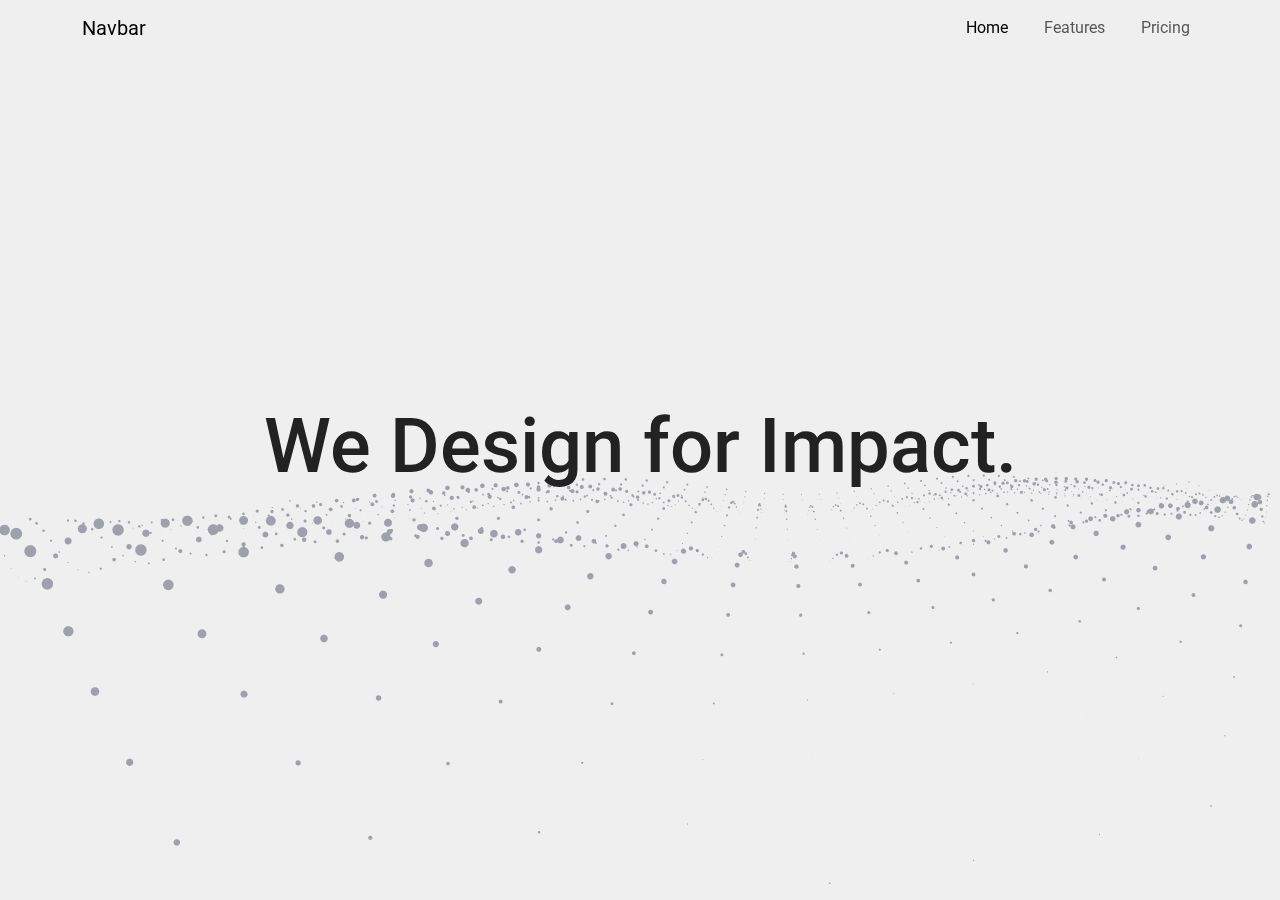
<file: demo1.html>
<!DOCTYPE html>
<html lang="en">

<head>
    <meta charset="UTF-8">
    <meta http-equiv="X-UA-Compatible" content="IE=edge">
    <meta name="viewport" content="width=device-width, initial-scale=1.0">
    <title>co design</title>
    <link rel="preconnect" href="https://fonts.googleapis.com">
    <link rel="preconnect" href="https://fonts.gstatic.com" crossorigin>
    <link href="https://fonts.googleapis.com/css2?family=Roboto:wght@400;500;700;900&display=swap" rel="stylesheet">
    <link rel="stylesheet" href="css/all.min.css">
    <link rel="stylesheet" href="css/page-piling.css">
    <link href="https://cdn.jsdelivr.net/npm/bootstrap@5.0.2/dist/css/bootstrap.min.css" rel="stylesheet">
    <link rel="stylesheet" href="style.css">
</head>

<body>
    <header>
        <nav class="navbar navbar-expand-lg navbar-light ">
            <div class="container">
                <a class="navbar-brand" href="#">Navbar</a>
                <button class="navbar-toggler" type="button" data-bs-toggle="collapse"
                    data-bs-target="#navbarNavDropdown" aria-controls="navbarNavDropdown" aria-expanded="false"
                    aria-label="Toggle navigation">
                    <span class="navbar-toggler-icon"></span>
                </button>
                <div class="collapse navbar-collapse" id="navbarNavDropdown">
                    <ul class="navbar-nav ms-auto">
                        <li class="nav-item">
                            <a class="nav-link active" aria-current="page" href="#">Home</a>
                        </li>
                        <li class="nav-item">
                            <a class="nav-link" href="#">Features</a>
                        </li>
                        <li class="nav-item">
                            <a class="nav-link" href="#">Pricing</a>
                        </li>

                    </ul>
                </div>
            </div>
        </nav>
    </header>

    <div class="section-wrapper" id="pagepiling">
        <section id="hero" class="section" style="background: url('./img/hero-bg.png');">
            <div class="container">
                <div class="row">
                    <div class="col-lg-12">
                        <h1 class="text-center">
                            We Design for Impact.
                        </h1>
                    </div>
                </div>
            </div>
        </section>

        <section class="theme-bg-black about-us section">
            <div class="container">
                <div class="row">
                    <div class="col-lg-10 offset-lg-1">
                        <div class="text-center">
                            <p>COdesign (pronounced “Ko-Dee-Zine”) is a design company that envisions to create greater
                                impact through design. At
                                COdesign, we take a human-centered, design-based approach that allows us to discern what
                                truly matters to
                                individuals
                                and organizations, and create meaningful solutions across a variety of platforms - be it
                                physical, digital or
                                social.</p>
                            <div class="mt-4">
                                <a href="#" class="theme-btn">more about us</a>
                            </div>

                        </div>

                    </div>
                </div>
            </div>
        </section>


        <section class="theme-bg-blue section">
            <div class="container">
                <div class="row">
                    <div class="col-lg-12">
                        <div class="d-flex justify-content-center">
                            <div class="content-area">
                                <img src="img/masamii.png" alt="">
                                <div class="text-center">
                                    <h2>Masami</h2>
                                    <p>Identity Design & Packaging</p>
                                </div>

                            </div>
                        </div>

                    </div>
                </div>
            </div>
        </section>

        <section class="theme-bg-purple section">
            <div class="container">
                <div class="row">
                    <div class="col-lg-12">
                        <div class="d-flex justify-content-center">
                            <div class="content-area">
                                <img src="img/foods.png" alt="">
                                <div class="text-center">
                                    <h2>Rivoli</h2>
                                    <p>Social Media Strategy & Content Design</p>
                                </div>

                            </div>
                        </div>

                    </div>
                </div>
            </div>
        </section>
        <section class="theme-bg-orange section">
            <div class="container">
                <div class="row">
                    <div class="col-lg-12">
                        <div class="d-flex justify-content-center">
                            <div class="content-area">
                                <img src="img/man-2.png" class="img-fluid" alt="">
                                <div class="text-center">
                                    <h2>icco</h2>
                                    <p>Social Media Strategy & Content Design</p>
                                </div>

                            </div>
                        </div>

                    </div>
                </div>
            </div>
        </section>
        <section class="theme-bg-primary section">
            <div class="container">
                <div class="row">
                    <div class="col-lg-12">
                        <div class="d-flex justify-content-center">
                            <div class="content-area">
                                <img src="img/cafe.png" class="img-fluid" alt="">
                                <div class="text-center">
                                    <h2>Omera Cafe</h2>
                                    <p>Identity Design & Packaging</p>
                                </div>

                            </div>
                        </div>

                    </div>
                </div>
            </div>
        </section>
        <section class="footer-area section">
            <div class="container">
                <div class="row">
                    <div class="col-lg-8 offset-lg-2">
                        <div class="content-wrapper">
                            <div class="img-area">
                                <img src="img/logo.png" class="img-fluid" alt="">
                            </div>
                            <h3>We design for impact.</h3>
                            <ul class="social-list">
                                <li><a href="#"><i class="fa-brands fa-facebook"></i></a></li>
                                <li><a href="#"><i class="fa-brands fa-twitter"></i></a></li>
                                <li><a href="#"><i class="fa-brands fa-instagram"></i></a></li>
                                <li><a href="#"><i class="fa-brands fa-linkedin"></i></a></li>
                                <li><a href="#"></a></li>
                            </ul>
                            <hr>
                            <ul>
                                <li><a href="#">about</a></li>
                                <li><a href="#">careers</a></li>
                                <li><a href="#">blog</a></li>
                                <li><a href="#">contact</a></li>
                            </ul>
                            <div class="copyright">
                                <p>&copy; 2017. All Rights Reserved | Made by COdesign.</p>
                            </div>
                        </div>
                    </div>
                </div>
            </div>
        </section>

    </div>




    <script src="https://cdn.jsdelivr.net/npm/@popperjs/core@2.9.2/dist/umd/popper.min.js"></script>
    <script src="https://cdn.jsdelivr.net/npm/bootstrap@5.0.2/dist/js/bootstrap.min.js"></script>
    <script src="https://cdnjs.cloudflare.com/ajax/libs/jquery/3.6.1/jquery.min.js"></script>
    <script src="./page-piling.js"></script>
    <script src="./main.js"></script>
</body>

</html>
</file>
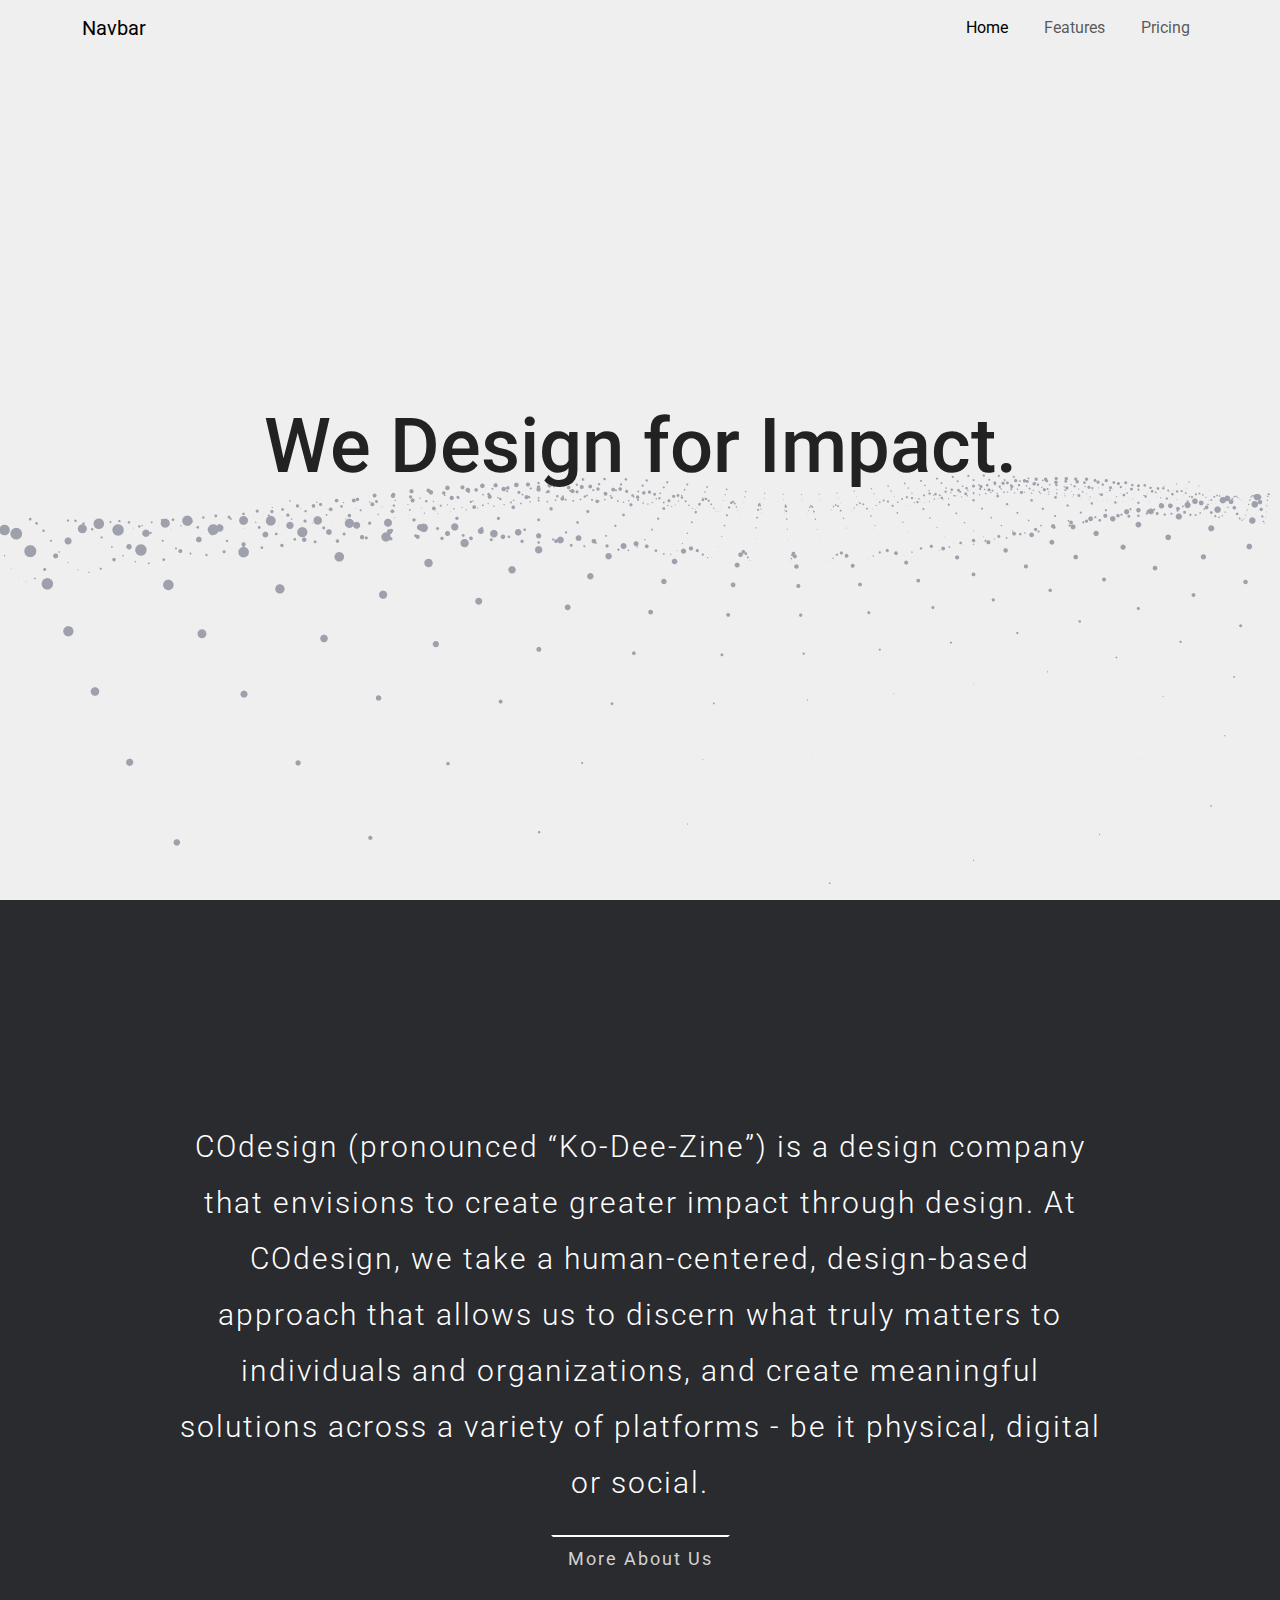
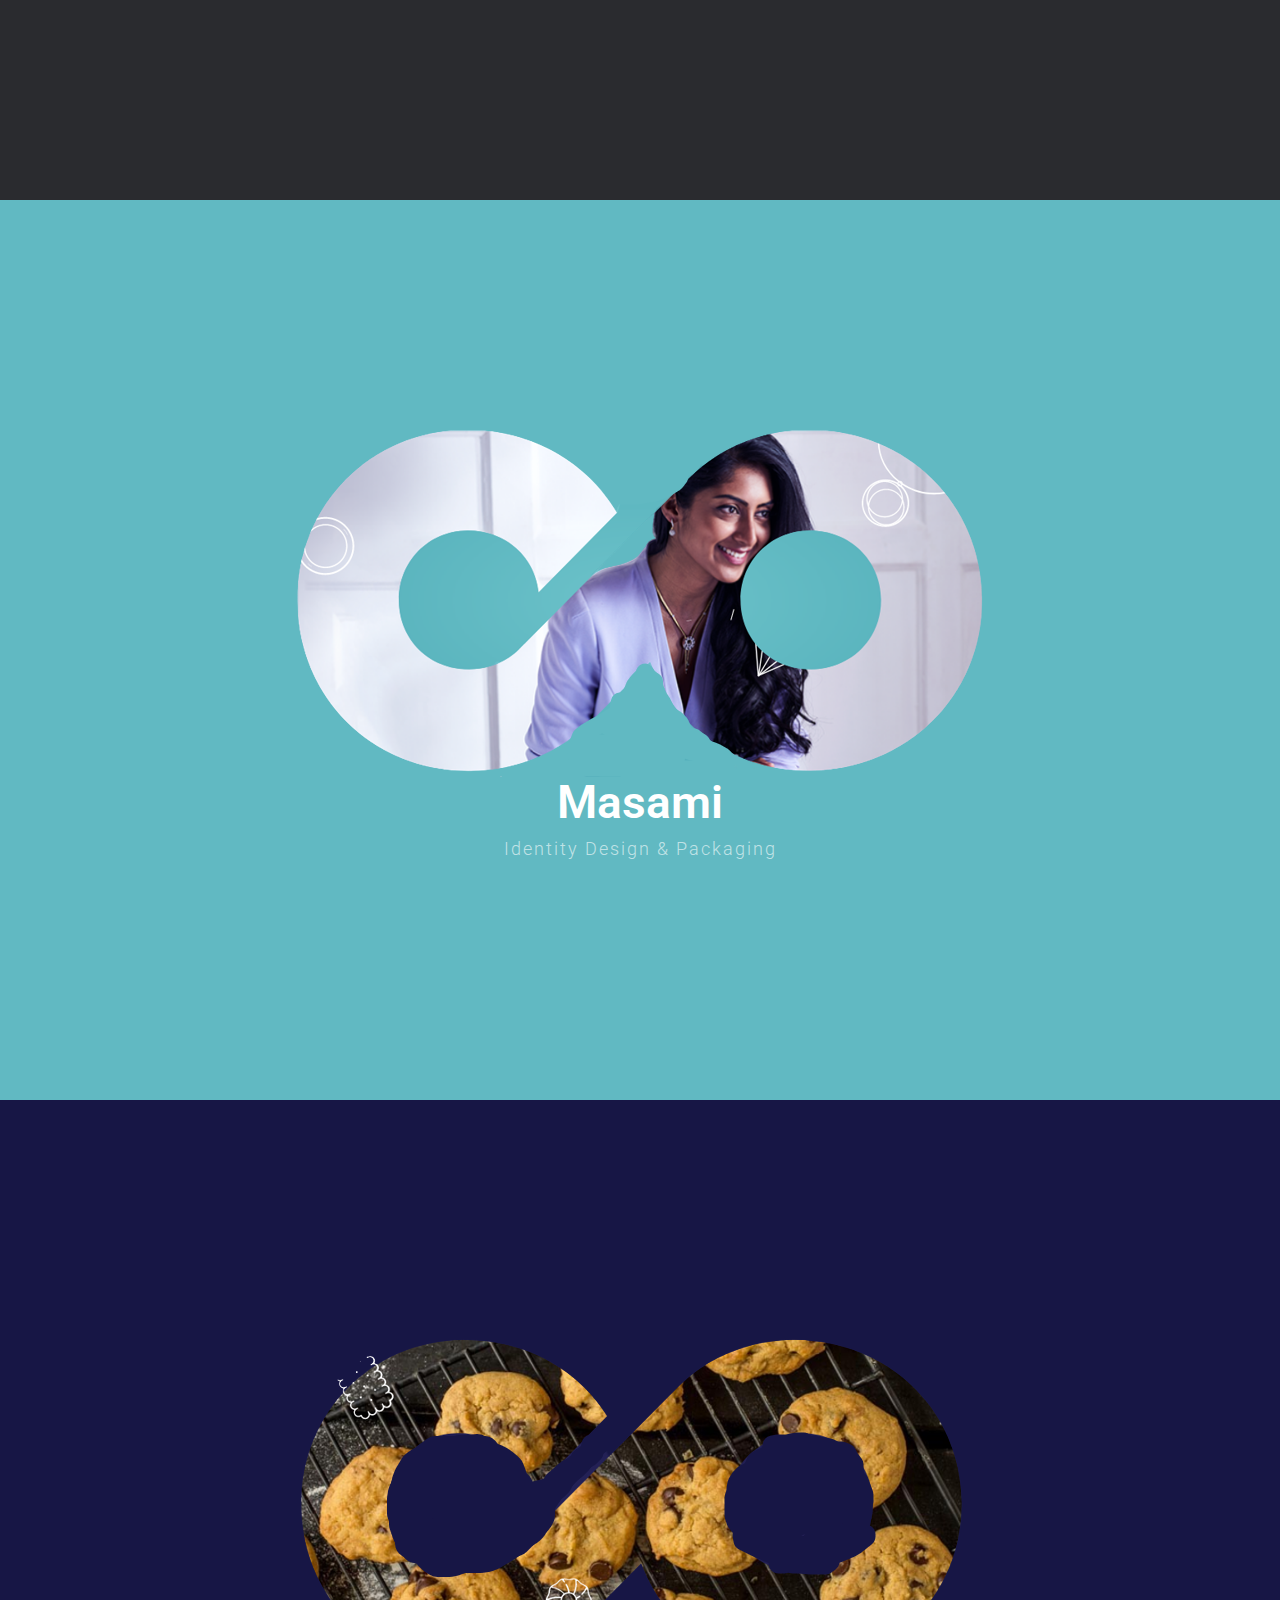
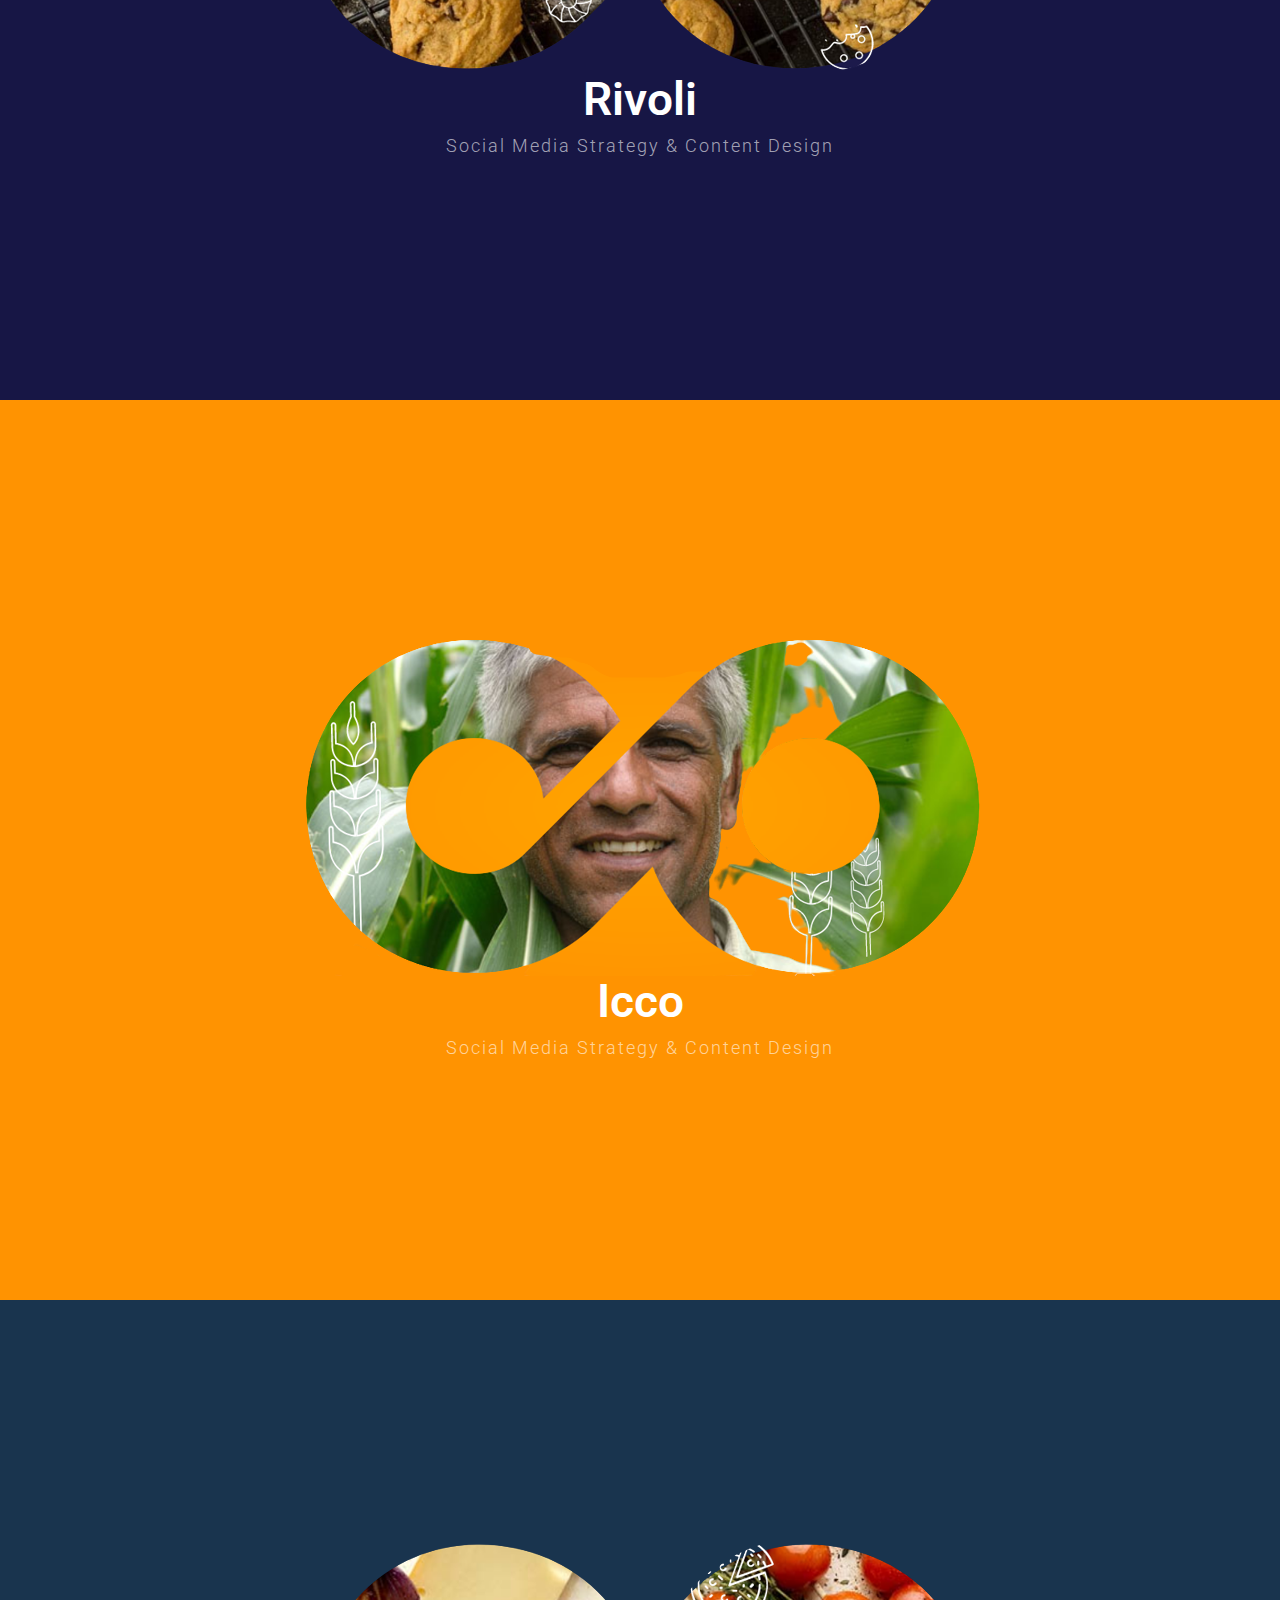
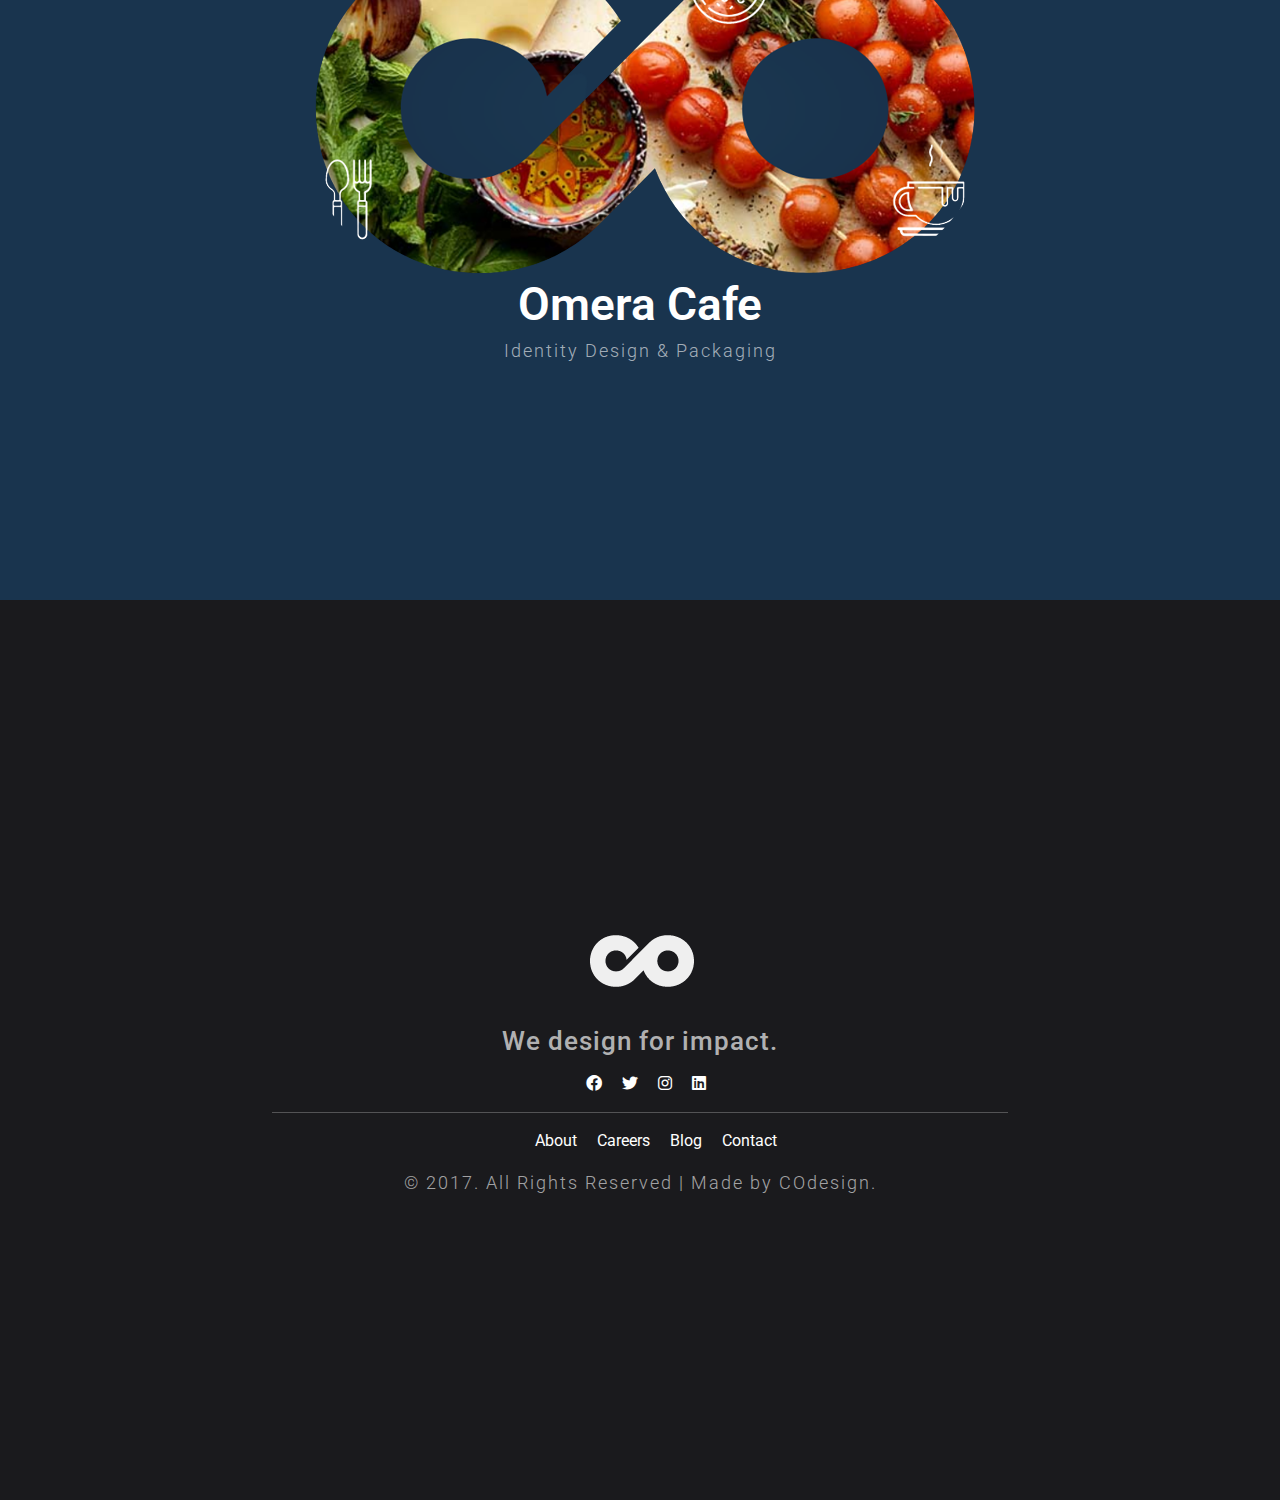
<file: demo2.html>
<!DOCTYPE html>
<html lang="en">

<head>
    <meta charset="UTF-8">
    <meta http-equiv="X-UA-Compatible" content="IE=edge">
    <meta name="viewport" content="width=device-width, initial-scale=1.0">
    <title>co design</title>
    <link rel="preconnect" href="https://fonts.googleapis.com">
    <link rel="preconnect" href="https://fonts.gstatic.com" crossorigin>
    <link href="https://fonts.googleapis.com/css2?family=Roboto:wght@400;500;700;900&display=swap" rel="stylesheet">
    <link rel="stylesheet" href="css/all.min.css">
    <link href="https://cdn.jsdelivr.net/npm/bootstrap@5.0.2/dist/css/bootstrap.min.css" rel="stylesheet">
    <link rel="stylesheet" href="style.css">
</head>

<body>
    <header>
        <nav class="navbar navbar-expand-lg navbar-light ">
            <div class="container">
                <a class="navbar-brand" href="#">Navbar</a>
                <button class="navbar-toggler" type="button" data-bs-toggle="collapse"
                    data-bs-target="#navbarNavDropdown" aria-controls="navbarNavDropdown" aria-expanded="false"
                    aria-label="Toggle navigation">
                    <span class="navbar-toggler-icon"></span>
                </button>
                <div class="collapse navbar-collapse" id="navbarNavDropdown">
                    <ul class="navbar-nav ms-auto">
                        <li class="nav-item">
                            <a class="nav-link active" aria-current="page" href="#">Home</a>
                        </li>
                        <li class="nav-item">
                            <a class="nav-link" href="#">Features</a>
                        </li>
                        <li class="nav-item">
                            <a class="nav-link" href="#">Pricing</a>
                        </li>

                    </ul>
                </div>
            </div>
        </nav>
    </header>

    <div class="section-wrapper" >
        <section id="hero"  style="background: url('./img/hero-bg.png');">
            <div class="container">
                <div class="row">
                    <div class="col-lg-12">
                        <h1 class="text-center">
                            We Design for Impact.
                        </h1>
                    </div>
                </div>
            </div>
        </section>

        <section class="theme-bg-black about-us">
            <div class="container">
                <div class="row">
                    <div class="col-lg-10 offset-lg-1">
                        <div class="text-center">
                            <p>COdesign (pronounced “Ko-Dee-Zine”) is a design company that envisions to create greater
                                impact through design. At
                                COdesign, we take a human-centered, design-based approach that allows us to discern what
                                truly matters to
                                individuals
                                and organizations, and create meaningful solutions across a variety of platforms - be it
                                physical, digital or
                                social.</p>
                            <div class="mt-4">
                                <a href="#" class="theme-btn">more about us</a>
                            </div>

                        </div>

                    </div>
                </div>
            </div>
        </section>


        <section class="theme-bg-blue ">
            <div class="container">
                <div class="row">
                    <div class="col-lg-12">
                        <div class="d-flex justify-content-center">
                            <div class="content-area">
                                <img src="img/masamii.png" alt="">
                                <div class="text-center">
                                    <h2>Masami</h2>
                                    <p>Identity Design & Packaging</p>
                                </div>

                            </div>
                        </div>

                    </div>
                </div>
            </div>
        </section>

        <section class="theme-bg-purple ">
            <div class="container">
                <div class="row">
                    <div class="col-lg-12">
                        <div class="d-flex justify-content-center">
                            <div class="content-area">
                                <img src="img/foods.png" alt="">
                                <div class="text-center">
                                    <h2>Rivoli</h2>
                                    <p>Social Media Strategy & Content Design</p>
                                </div>

                            </div>
                        </div>

                    </div>
                </div>
            </div>
        </section>
        <section class="theme-bg-orange ">
            <div class="container">
                <div class="row">
                    <div class="col-lg-12">
                        <div class="d-flex justify-content-center">
                            <div class="content-area">
                                <img src="img/man-2.png" class="img-fluid" alt="">
                                <div class="text-center">
                                    <h2>icco</h2>
                                    <p>Social Media Strategy & Content Design</p>
                                </div>

                            </div>
                        </div>

                    </div>
                </div>
            </div>
        </section>
        <section class="theme-bg-primary ">
            <div class="container">
                <div class="row">
                    <div class="col-lg-12">
                        <div class="d-flex justify-content-center">
                            <div class="content-area">
                                <img src="img/cafe.png" class="img-fluid" alt="">
                                <div class="text-center">
                                    <h2>Omera Cafe</h2>
                                    <p>Identity Design & Packaging</p>
                                </div>

                            </div>
                        </div>

                    </div>
                </div>
            </div>
        </section>
        <section class="footer-area section">
            <div class="container">
                <div class="row">
                    <div class="col-lg-8 offset-lg-2">
                        <div class="content-wrapper">
                            <div class="img-area">
                                <img src="img/logo.png" class="img-fluid" alt="">
                            </div>
                            <h3>We design for impact.</h3>
                            <ul class="social-list">
                                <li><a href="#"><i class="fa-brands fa-facebook"></i></a></li>
                                <li><a href="#"><i class="fa-brands fa-twitter"></i></a></li>
                                <li><a href="#"><i class="fa-brands fa-instagram"></i></a></li>
                                <li><a href="#"><i class="fa-brands fa-linkedin"></i></a></li>
                                <li><a href="#"></a></li>
                            </ul>
                            <hr>
                            <ul>
                                <li><a href="#">about</a></li>
                                <li><a href="#">careers</a></li>
                                <li><a href="#">blog</a></li>
                                <li><a href="#">contact</a></li>
                            </ul>
                            <div class="copyright">
                                <p>&copy; 2017. All Rights Reserved | Made by COdesign.</p>
                            </div>
                        </div>
                    </div>
                </div>
            </div>
        </section>
    </div>




    <script src="https://cdn.jsdelivr.net/npm/@popperjs/core@2.9.2/dist/umd/popper.min.js"></script>
    <script src="https://cdn.jsdelivr.net/npm/bootstrap@5.0.2/dist/js/bootstrap.min.js"></script>


</body>

</html>
</file>
<file: css/page-piling.css>
/*!
 * pagepiling.js 1.5.6
 *
 * https://github.com/alvarotrigo/pagePiling.js
 * @license MIT licensed
 *
 * Copyright (C) 2016 alvarotrigo.com - A project by Alvaro Trigo
 */
html, body {
    overflow:hidden;
    margin:0;
    padding:0;

    /*Avoid flicker on slides transitions for mobile phones #336 */
    -webkit-tap-highlight-color: rgba(0,0,0,0);
}
.pp-section {
    height:100%;
    position:absolute;
    width:100%;
    
    /* fixes flickering in firefox*/
    backface-visibility: hidden; 
}
.pp-easing {
    -webkit-transition: all 1000ms cubic-bezier(0.550, 0.085, 0.000, 0.990);
    -moz-transition: all 1000ms cubic-bezier(0.550, 0.085, 0.000, 0.990);
    -o-transition: all 1000ms cubic-bezier(0.550, 0.085, 0.000, 0.990);
    transition: all 1000ms cubic-bezier(0.550, 0.085, 0.000, 0.990);
    /* custom */
    -webkit-transition-timing-function: cubic-bezier(0.550, 0.085, 0.000, 0.990);
    -moz-transition-timing-function: cubic-bezier(0.550, 0.085, 0.000, 0.990);
    -o-transition-timing-function: cubic-bezier(0.550, 0.085, 0.000, 0.990);
    transition-timing-function: cubic-bezier(0.550, 0.085, 0.000, 0.990);
    /* custom */
}
#pp-nav {
    position: fixed;
    z-index: 100;
    margin-top: -32px;
    top: 50%;
    opacity: 1;
}
#pp-nav.right {
    right: 17px;
}
#pp-nav.left {
    left: 17px;
}
.pp-section.pp-table{
    display: table;
}
.pp-tableCell {
    display: table-cell;
    vertical-align: middle;
    width: 100%;
    height: 100%;
}
.pp-slidesNav{
    position: absolute;
    z-index: 4;
    left: 50%;
    opacity: 1;
}
.pp-slidesNav.bottom {
    bottom: 17px;
}
.pp-slidesNav.top {
    top: 17px;
}
#pp-nav ul,
.pp-slidesNav ul {
  margin: 0;
  padding: 0;
}
#pp-nav li,
.pp-slidesNav li {
    display: block;
    width: 14px;
    height: 13px;
    margin: 7px;
    position:relative;
}
.pp-slidesNav li {
    display: inline-block;
}
#pp-nav li a,
.pp-slidesNav li a {
    display: block;
    position: relative;
    z-index: 1;
    width: 100%;
    height: 100%;
    cursor: pointer;
    text-decoration: none;
}
#pp-nav li .active span,
.pp-slidesNav .active span {
    background: #333;
}
#pp-nav span,
.pp-slidesNav span {
    top: 2px;
    left: 2px;
    width: 8px;
    height: 8px;
    border: 1px solid #000;
    background: rgba(0, 0, 0, 0);
    border-radius: 50%;
    position: absolute;
    z-index: 1;
}
.pp-tooltip {
    position: absolute;
    top: -2px;
    color: #fff;
    font-size: 14px;
    font-family: arial, helvetica, sans-serif;
    white-space: nowrap;
    max-width: 220px;
}
.pp-tooltip.right {
    right: 20px;
}
.pp-tooltip.left {
    left: 20px;
}
.pp-scrollable{
    overflow-y: scroll;
    height: 100%;
}
</file>
<file: style.css>
* {
  margin: 0;
  padding: 0;
  box-sizing: border-box;
}

header {
  position: absolute;
  top: 0;
  left: 0;
  width: 100%;
  z-index: 9888;
}
header .nav-link {
  margin-left: 20px;
}

body {
  font-family: "Roboto", sans-serif;
  font-size: 16px;
  font-weight: 400;
  color: #222;
  overflow-y: scroll;
}

section {
  height: 100vh;
  display: flex;
  justify-content: center;
  align-items: center;
}

.theme-bg-black {
  background-color: #2a2b2f;
}

.theme-bg-blue {
  background-color: #61b9c2;
}

.theme-bg-purple {
  background-color: #171645;
}

.theme-bg-orange {
  background-color: #ff9301;
}

.theme-bg-primary {
  background-color: #19344e;
}

.theme-btn {
  background: transparent;
  text-decoration: none;
  text-transform: capitalize;
  color: rgba(255, 255, 255, 0.803);
  font-size: 18px;
  letter-spacing: 2px;
  border: 2px solid transparent;
  border-top: 2px solid #fff;
  padding: 8px 15px;
  display: inline-block;
  transition: all ease-in 0.4s;
  transform-origin: top;
}
.theme-btn:hover {
  color: #fff;
  border: 2px solid #fff;
  border-radius: 4px;
}

#hero {
  background-size: cover;
  background-position: center;
  background-repeat: no-repeat;
}
#hero h1 {
  font-size: 76px;
  line-height: 86px;
}

.about-us p {
  color: #fff;
  font-size: 30px;
  line-height: 56px;
}

h2 {
  font-size: 46px;
  font-weight: 600;
  color: #fff;
  line-height: 50px;
  text-transform: capitalize;
}

p {
  color: rgba(255, 255, 255, 0.617);
  font-size: 18px;
  font-weight: 300;
  letter-spacing: 2px;
}

section.footer-area {
  min-height: -webkit-fit-content;
  min-height: -moz-fit-content;
  min-height: fit-content;
  background-color: #1a1a1d;
  padding: 80px 0px 40px;
  text-align: center;
  color: #fff;
}
section.footer-area h3 {
  font-size: 26px;
  font-weight: 500;
  color: rgba(255, 255, 255, 0.683);
  line-height: 46px;
  margin-top: 30px;
  letter-spacing: 1px;
}
section.footer-area ul {
  list-style-type: none;
  display: flex;
  justify-content: center;
}
section.footer-area ul li a {
  text-decoration: none;
  display: block;
  color: #fff;
  font-size: 16px;
  font-weight: 400;
  text-transform: capitalize;
  margin: 0px 10px;
}
section.footer-area ul li a:hover {
  color: #19344e;
}

#pp-nav {
  display: none;
}

.section-wrapper.demo-two-wrapper .footer-area {
  height: -webkit-fit-content;
  height: -moz-fit-content;
  height: fit-content;
}

.demo-two-wrapper {
  -ms-scroll-snap-type: y mandatory;
      scroll-snap-type: y mandatory;
  overflow-y: scroll;
}
.demo-two-wrapper section {
  scroll-snap-align: start;
}/*# sourceMappingURL=style.css.map */
</file>
